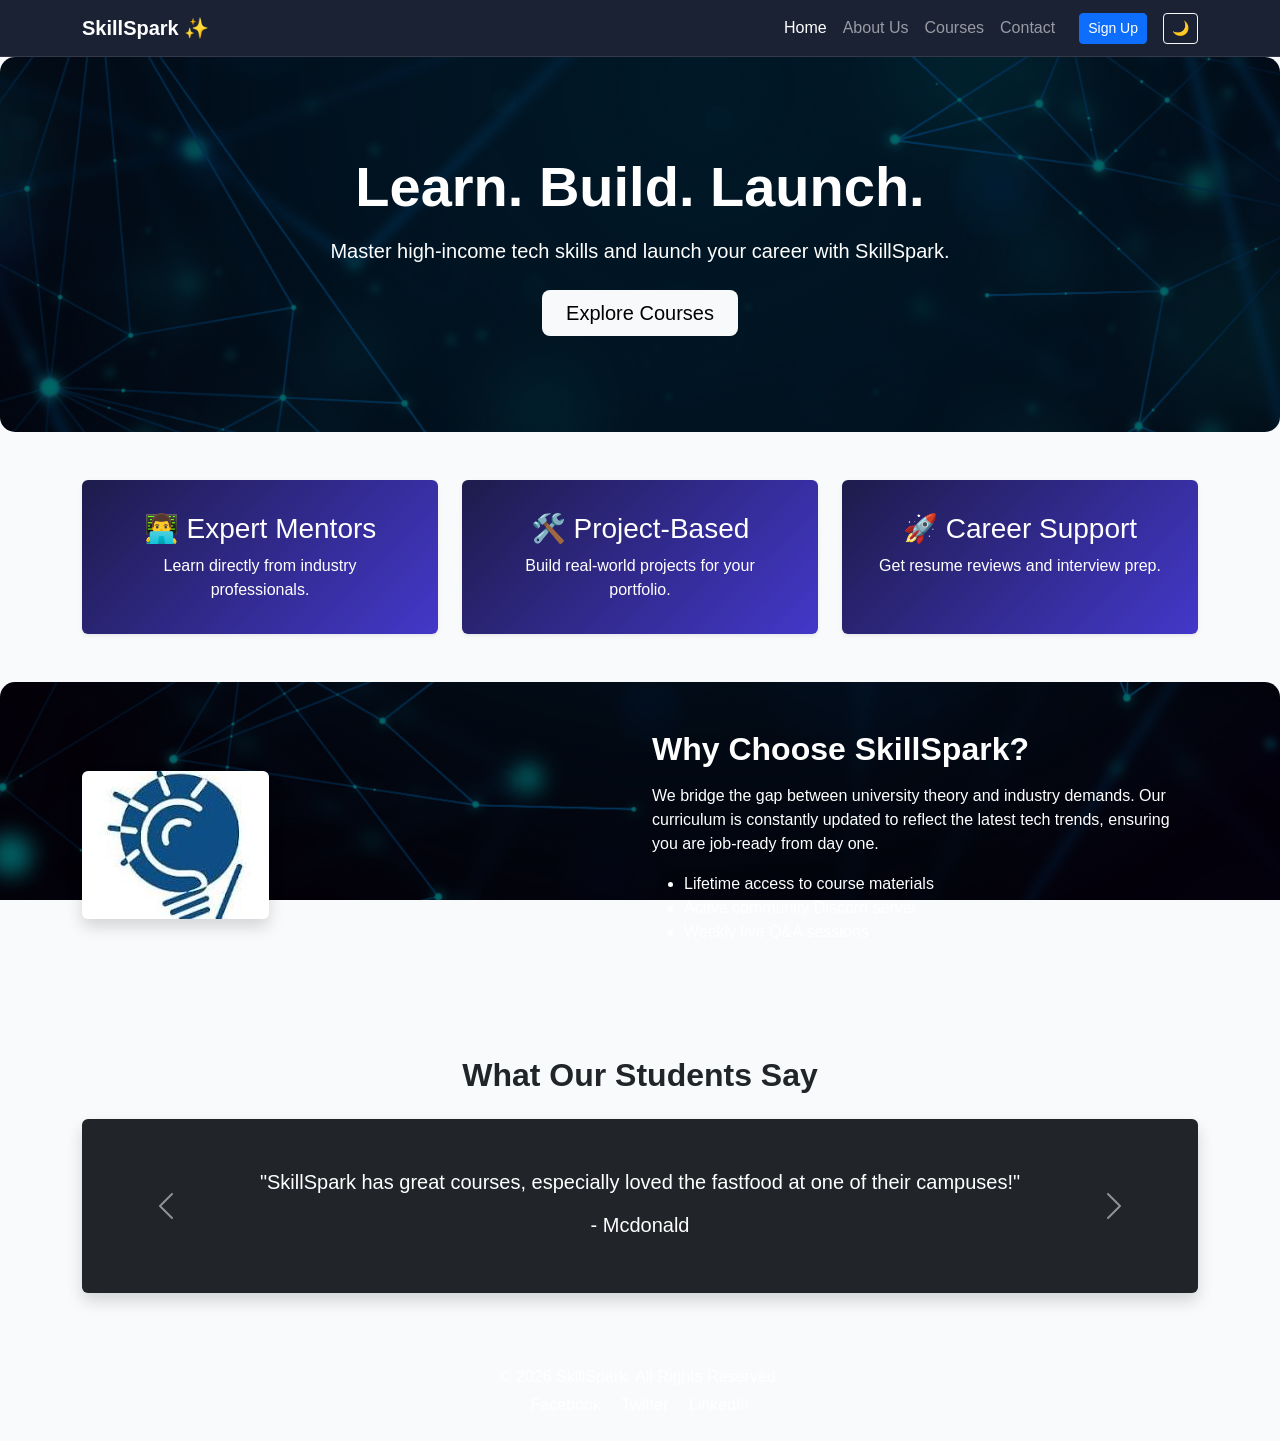
<file: index.html>
<!DOCTYPE html>
<html lang="en" data-bs-theme="light">
<head>
  <meta charset="UTF-8">
  <meta name="viewport" content="width=device-width, initial-scale=1.0">
  <title>SkillSpark - Learn. Build. Launch.</title>
  <link href="https://cdn.jsdelivr.net/npm/bootstrap@5.3.0/dist/css/bootstrap.min.css" rel="stylesheet">
  <link rel="stylesheet" href="css/style.css">
</head>
<body>

  <nav class="navbar navbar-expand-lg sticky-top navbar-dark">
    <div class="container">
      <a class="navbar-brand fw-bold" href="index.html">SkillSpark ✨</a>
      <button class="navbar-toggler" type="button" data-bs-toggle="collapse" data-bs-target="#navbarNav">
        <span class="navbar-toggler-icon"></span>
      </button>
      <div class="collapse navbar-collapse" id="navbarNav">
        <ul class="navbar-nav ms-auto align-items-center">

          <li class="nav-item"><a class="nav-link active" href="index.html">Home</a></li>
          <li class="nav-item"><a class="nav-link" href="about.html">About Us</a></li>
          <li class="nav-item"><a class="nav-link" href="courses.html">Courses</a></li>
          <li class="nav-item"><a class="nav-link" href="contact.html">Contact</a></li>
          <li class="nav-item ms-lg-3"><a class="btn btn-primary btn-sm" href="register.html">Sign Up</a></li>
          <li class="nav-item ms-lg-3 mt-2 mt-lg-0">
            <button id="darkModeToggle" class="btn btn-outline-light btn-sm">🌙</button>
          </li>

        </ul>
      </div>
    </div>
  </nav>

  <section class="text-center py-5 mission-section" >
    <div class="container py-5">
      <h1 class="display-4 fw-bold mb-3">Learn. Build. Launch.</h1>
      <p class="lead mb-4">Master high-income tech skills and launch your career with SkillSpark.</p>
      <a href="courses.html" class="btn btn-light btn-lg px-4 hover-card">Explore Courses</a>
    </div>
  </section>

  <section class="container py-5" >
    <div class="row g-4 text-center">
      <div class="col-md-4 col-sm-12" >
        <div class="card h-100 hover-card p-3 shadow-sm border-0 custom-card-grad">
          <div class="card-body" >
            <h3 class="card-title">👨‍💻 Expert Mentors</h3>
            <p class="card-text">Learn directly from industry professionals.</p>
          </div>
        </div>
      </div>
      <div class="col-md-4 col-sm-12">
        <div class="card h-100 hover-card p-3 shadow-sm border-0 custom-card-grad">
          <div class="card-body">
            <h3 class="card-title">🛠️ Project-Based</h3>
            <p class="card-text">Build real-world projects for your portfolio.</p>
          </div>
        </div>
      </div>
      <div class="col-md-4 col-sm-12">
        <div class="card h-100 hover-card p-3 shadow-sm border-0 custom-card-grad">
          <div class="card-body">
            <h3 class="card-title">🚀 Career Support</h3>
            <p class="card-text">Get resume reviews and interview prep.</p>
          </div>
        </div>
      </div>
    </div>
  </section>

  <section class="bg-light py-5 mission-section"  >
    <div class="container">
      <div class="row align-items-center">
        <div class="col-lg-6 mb-4 mb-lg-0">
          <img src="assets/images/logo.jpg" alt="Why Choose Us" class="img-fluid rounded shadow hover-card">
        </div>
        <div class="col-lg-6">
          <h2 class="fw-bold mb-3">Why Choose SkillSpark?</h2>
          <p>We bridge the gap between university theory and industry demands. Our curriculum is constantly updated to reflect the latest tech trends, ensuring you are job-ready from day one.</p>
          <ul>
            <li>Lifetime access to course materials</li>
            <li>Active community Discord server</li>
            <li>Weekly live Q&A sessions</li>
          </ul>
        </div>
      </div>
    </div>
  </section>

  <section class="container py-5">
    <h2 class="text-center fw-bold mb-4">What Our Students Say</h2>
    <div id="testimonialCarousel" class="carousel slide bg-dark text-white rounded p-5 text-center shadow" data-bs-ride="carousel">
      <div class="carousel-inner">
        <div class="carousel-item active">
          <p class="lead">"SkillSpark has great courses, especially loved the fastfood at one of their campuses!"</p>
          <h5>- Mcdonald</h5>
        </div>
        <div class="carousel-item">
          <p class="lead">"The AI curriculum is perfectly structured. Taught me how to get all my things done by AI"</p>
          <h5>- Ali </h5>
        </div>
        <div class="carousel-item">
          <p class="lead">"UI/UX design is taught beautifully here. Highly recommend!"</p>
          <h5>- Michael De Santa </h5>
        </div>
      </div>
      <button class="carousel-control-prev" type="button" data-bs-target="#testimonialCarousel" data-bs-slide="prev">
        <span class="carousel-control-prev-icon"></span>
      </button>
      <button class="carousel-control-next" type="button" data-bs-target="#testimonialCarousel" data-bs-slide="next">
        <span class="carousel-control-next-icon"></span>
      </button>
    </div>
  </section>

  <footer class="text-center py-4 mt-auto mission-section" >
    <div class="container">
      <p class="mb-1" style="color: white;">&copy; 2026 SkillSpark. All Rights Reserved.</p>
      <div>
        <a href="#" class="text-white me-3 text-decoration-none">Facebook</a>
        <a href="#" class="text-white me-3 text-decoration-none">Twitter</a>
        <a href="https://www.linkedin.com/in/sinan-muhammad-shoaib-a439b2226" class="text-white text-decoration-none">LinkedIn</a>
      </div>
    </div>
  </footer>

  <button id="scrollTopBtn" title="Go to top">↑</button>

  <script src="https://cdn.jsdelivr.net/npm/bootstrap@5.3.0/dist/js/bootstrap.bundle.min.js"></script>
  
  <script>
    // Dark Mode Toggle
    const toggleBtn = document.getElementById('darkModeToggle');
    toggleBtn.addEventListener('click', () => {
      const htmlElement = document.documentElement;
      if (htmlElement.getAttribute('data-bs-theme') === 'dark') {
        htmlElement.setAttribute('data-bs-theme', 'light');
        toggleBtn.textContent = '🌙';
      } else {
        htmlElement.setAttribute('data-bs-theme', 'dark');
        toggleBtn.textContent = '☀️';
      }
    });

    // Scroll to Top Button
    const scrollTopBtn = document.getElementById("scrollTopBtn");
    window.onscroll = function() {
      if (document.body.scrollTop > 20 || document.documentElement.scrollTop > 20) {
        scrollTopBtn.style.display = "block";
      } else {
        scrollTopBtn.style.display = "none";
      }
    };
    scrollTopBtn.addEventListener("click", function() {
      window.scrollTo({ top: 0, behavior: 'smooth' });
    });
  </script>
</body>
</html>
</file>
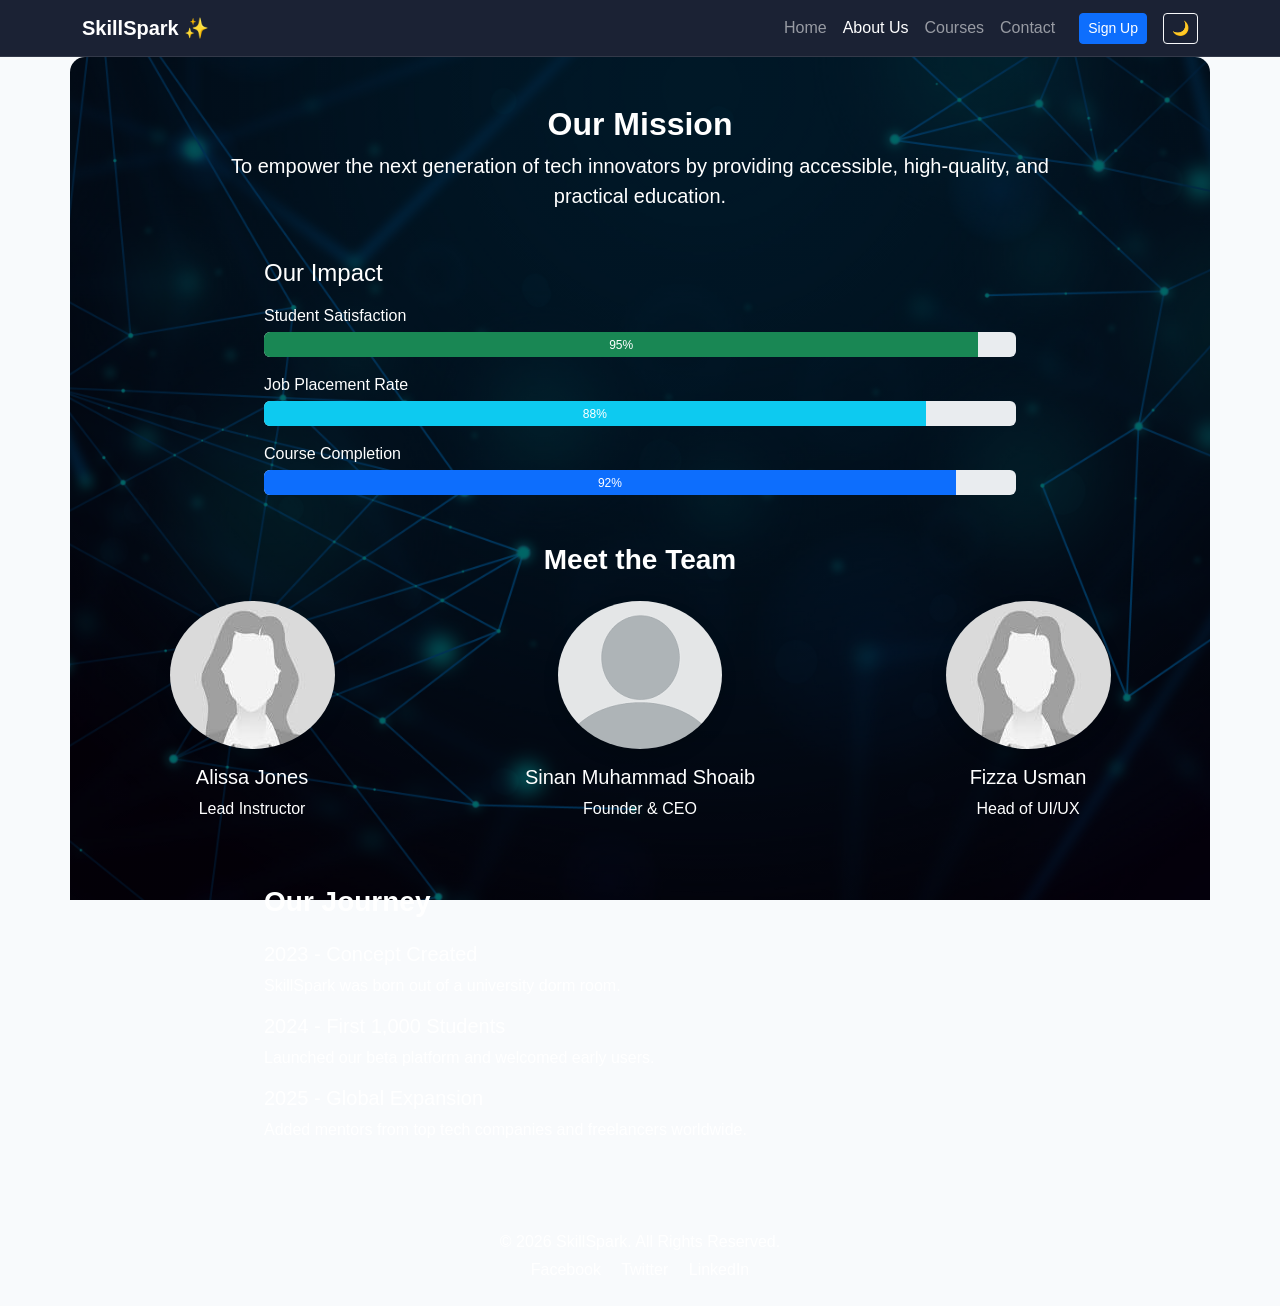
<file: about.html>
<head>
  <meta charset="UTF-8">
  <meta name="viewport" content="width=device-width, initial-scale=1.0">
  <title>About Page</title>
  <link href="https://cdn.jsdelivr.net/npm/bootstrap@5.3.0/dist/css/bootstrap.min.css" rel="stylesheet">
  <link rel="stylesheet" href="css/style.css">
</head>
<body>
    <nav class="navbar navbar-expand-lg navbar-dark bg-dark sticky-top">
        <div class="container">
            <a class="navbar-brand fw-bold" href="index.html">SkillSpark ✨</a>
            <button class="navbar-toggler" type="button" data-bs-toggle="collapse" data-bs-target="#navbarNav">
                <span class="navbar-toggler-icon"></span>
            </button>
            <div class="collapse navbar-collapse" id="navbarNav">

                <ul class="navbar-nav ms-auto align-items-center">
                    <li class="nav-item"><a class="nav-link" href="index.html">Home</a></li>
                    <li class="nav-item"><a class="nav-link active" href="about.html">About Us</a></li>
                    <li class="nav-item"><a class="nav-link" href="courses.html">Courses</a></li>
                    <li class="nav-item"><a class="nav-link" href="contact.html">Contact</a></li>
                    <li class="nav-item ms-lg-3"><a class="btn btn-primary btn-sm" href="register.html">Sign Up</a></li>
                    <li class="nav-item ms-lg-3 mt-2 mt-lg-0">
                        <button id="darkModeToggle" class="btn btn-outline-light btn-sm">🌙</button>
                    </li>
                </ul>

            </div>
        </div>
    </nav>
    <div class="container py-5 mission-section">
        <div class="text-center mb-5">
        <h2 class="fw-bold">Our Mission</h2>
        <p class="lead w-75 mx-auto">To empower the next generation of tech innovators by providing accessible, high-quality, and practical education.</p>
        </div>

        <div class="row mb-5">
        <div class="col-md-8 mx-auto">
            <h4 class="mb-3">Our Impact</h4>
            <p class="mb-1">Student Satisfaction</p>
            <div class="progress mb-3" style="height: 25px;">
            <div class="progress-bar bg-success" role="progressbar" style="width: 95%;" aria-valuenow="95" aria-valuemin="0" aria-valuemax="100">95%</div>
            </div>
            <p class="mb-1">Job Placement Rate</p>
            <div class="progress mb-3" style="height: 25px;">
            <div class="progress-bar bg-info" role="progressbar" style="width: 88%;" aria-valuenow="88" aria-valuemin="0" aria-valuemax="100">88%</div>
            </div>
            <p class="mb-1">Course Completion</p>
            <div class="progress" style="height: 25px;">
            <div class="progress-bar bg-primary" role="progressbar" style="width: 92%;" aria-valuenow="92" aria-valuemin="0" aria-valuemax="100">92%</div>
            </div>
        </div>
        </div>

        <h3 class="text-center fw-bold mb-4">Meet the Team</h3>
        <div class="row g-4 text-center mb-5">
        <div class="col-lg-4 col-md-6 col-sm-12">
            <img src="assets/images/female.jpg" class="rounded-circle mb-3 shadow hover-card" alt="CEO">
            <h5>Alissa Jones</h5>
            <p>Lead Instructor</p>
        </div>
        <div class="col-lg-4 col-md-6 col-sm-12">
            <img src="assets/images/male.png" class="rounded-circle mb-3 shadow hover-card" alt="CTO">
            <h5>Sinan Muhammad Shoaib</h5>
            <p>Founder & CEO</p>
        </div>
        <div class="col-lg-4 col-md-6 col-sm-12 mx-auto">
            <img src="assets/images/female.jpg" class="rounded-circle mb-3 shadow hover-card" alt="Design">
            <h5>Fizza Usman</h5>
            <p>Head of UI/UX</p>
        </div>
        </div>

        <div class="row">
        <div class="col-md-8 mx-auto">
            <h3 class="fw-bold mb-4">Our Journey</h3>
            <div >
            <div >
                <h5>2023 - Concept Created</h5>
                <p>SkillSpark was born out of a university dorm room.</p>
            </div>
            <div >
                <h5>2024 - First 1,000 Students</h5>
                <p>Launched our beta platform and welcomed early users.</p>
            </div>
            <div >
                <h5>2025 - Global Expansion</h5>
                <p>Added mentors from top tech companies and freelancers worldwide.</p>
            </div>
            </div>
        </div>
        </div>
    </div>

    <footer class="text-center py-4 mt-auto mission-section" >
    <div class="container">
      <p class="mb-1" style="color: white;">&copy; 2026 SkillSpark. All Rights Reserved.</p>
      <div>
        <a href="#" class="text-white me-3 text-decoration-none">Facebook</a>
        <a href="#" class="text-white me-3 text-decoration-none">Twitter</a>
        <a href="https://www.linkedin.com/in/sinan-muhammad-shoaib-a439b2226" class="text-white text-decoration-none">LinkedIn</a>
      </div>
    </div>
  </footer>

    <button id="scrollTopBtn" title="Go to top">↑</button>

  <script src="https://cdn.jsdelivr.net/npm/bootstrap@5.3.0/dist/js/bootstrap.bundle.min.js"></script>
  
  <script>
    // Dark Mode Toggle
    const toggleBtn = document.getElementById('darkModeToggle');
    toggleBtn.addEventListener('click', () => {
      const htmlElement = document.documentElement;
      if (htmlElement.getAttribute('data-bs-theme') === 'dark') {
        htmlElement.setAttribute('data-bs-theme', 'light');
        toggleBtn.textContent = '🌙';
      } else {
        htmlElement.setAttribute('data-bs-theme', 'dark');
        toggleBtn.textContent = '☀️';
      }
    });

    // Scroll to Top Button
    const scrollTopBtn = document.getElementById("scrollTopBtn");
    window.onscroll = function() {
      if (document.body.scrollTop > 20 || document.documentElement.scrollTop > 20) {
        scrollTopBtn.style.display = "block";
      } else {
        scrollTopBtn.style.display = "none";
      }
    };
    scrollTopBtn.addEventListener("click", function() {
      window.scrollTo({ top: 0, behavior: 'smooth' });
    });
  </script>

</body>
</file>
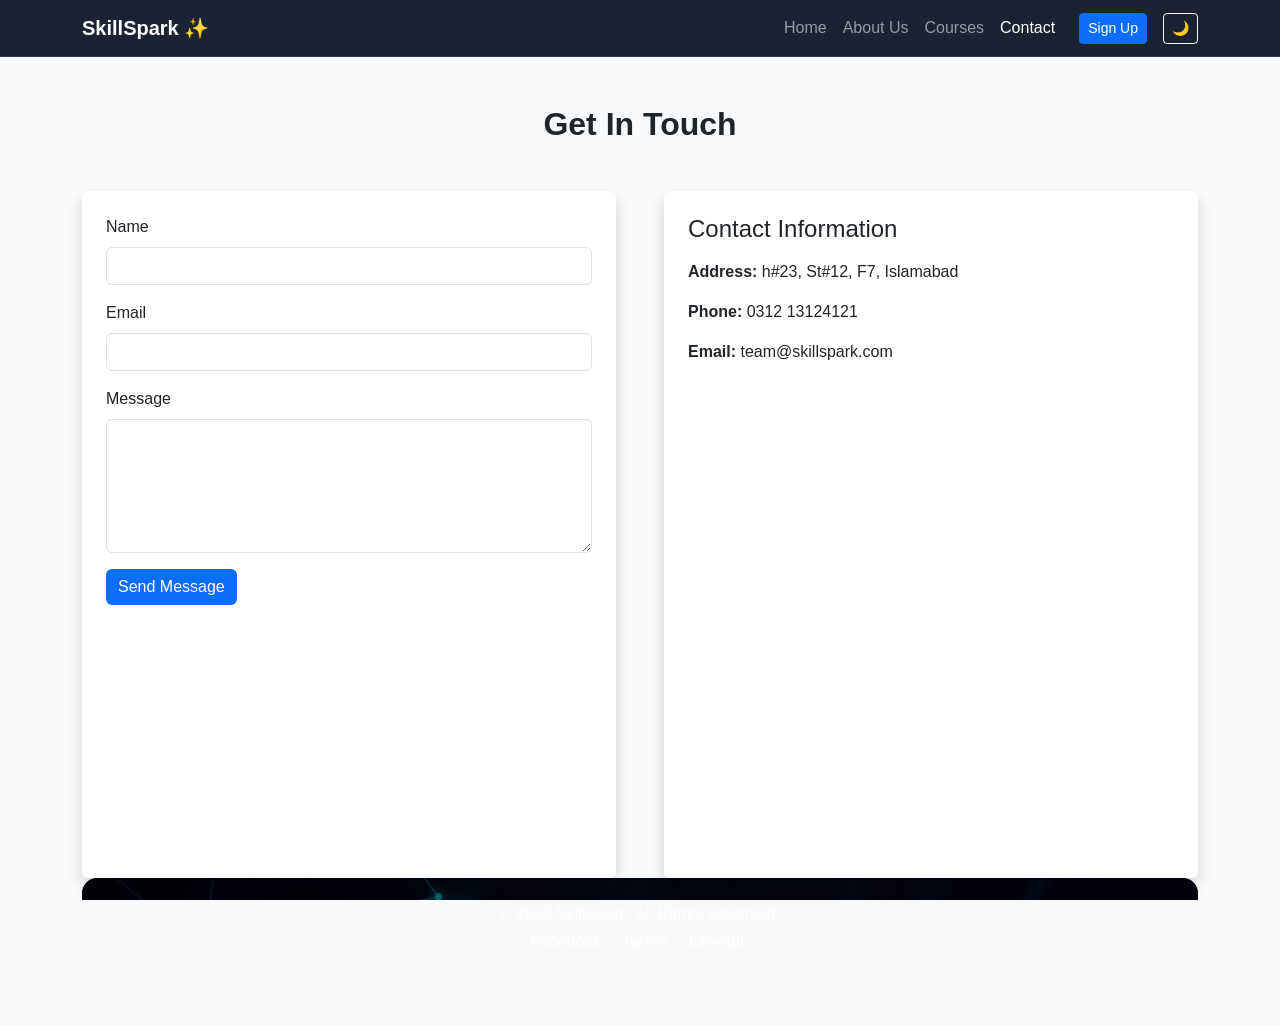
<file: contact.html>
<head>
  <meta charset="UTF-8">
  <meta name="viewport" content="width=device-width, initial-scale=1.0">
  <title>Contact Us</title>
  <link href="https://cdn.jsdelivr.net/npm/bootstrap@5.3.0/dist/css/bootstrap.min.css" rel="stylesheet">
  <link rel="stylesheet" href="css/style.css">
</head>

<body>
        <nav class="navbar navbar-expand-lg navbar-dark bg-dark sticky-top">
        <div class="container">
            <a class="navbar-brand fw-bold" href="index.html">SkillSpark ✨</a>
            <button class="navbar-toggler" type="button" data-bs-toggle="collapse" data-bs-target="#navbarNav">
                <span class="navbar-toggler-icon"></span>
            </button>
            <div class="collapse navbar-collapse" id="navbarNav">
                
                <ul class="navbar-nav ms-auto align-items-center">
                    <li class="nav-item"><a class="nav-link" href="index.html">Home</a></li>
                    <li class="nav-item"><a class="nav-link" href="about.html">About Us</a></li>
                    <li class="nav-item"><a class="nav-link" href="courses.html">Courses</a></li>
                    <li class="nav-item"><a class="nav-link active" href="contact.html">Contact</a></li>
                    <li class="nav-item ms-lg-3"><a class="btn btn-primary btn-sm" href="register.html">Sign Up</a></li>
                    <li class="nav-item ms-lg-3 mt-2 mt-lg-0">
                        <button id="darkModeToggle" class="btn btn-outline-light btn-sm">🌙</button>
                    </li>
                </ul>

            </div>
        </div>
    </nav>
    <div class="container py-5">
        <h2 class="text-center fw-bold mb-5">Get In Touch</h2>
        <div class="row g-5">
        <div class="col-lg-6 col-md-12">
            <div class="card shadow border-0 h-100 p-4">
            <div id="contactAlert" class="alert alert-success d-none" role="alert">Message Sent Successfully!</div>
            <form id="contactForm">
                <div class="mb-3">
                <label class="form-label">Name</label>
                <input type="text" class="form-control" required>
                </div>
                <div class="mb-3">
                <label class="form-label">Email</label>
                <input type="email" class="form-control" required>
                </div>
                <div class="mb-3">
                <label class="form-label">Message</label>
                <textarea class="form-control" rows="5" required></textarea>
                </div>
                <button type="submit" class="btn btn-primary hover-card">Send Message</button>
            </form>
            </div>
        </div>

        <div class="col-lg-6 col-md-12">
            <div class="card shadow border-0 h-100 p-4">
            <h4 class="mb-3">Contact Information</h4>
            <p><strong> Address:</strong> h#23, St#12, F7, Islamabad</p>
            <p><strong> Phone:</strong> 0312 13124121</p>
            <p><strong> Email:</strong> team@skillspark.com</p>
            
            <div class="mt-4">
                <iframe src="https://www.google.com/maps/embed?pb=!1m14!1m12!1m3!1d788.5716657447032!2d73.05352987516817!3d33.72233978144463!2m3!1f0!2f0!3f0!3m2!1i1024!2i768!4f13.1!5e1!3m2!1sen!2s!4v1772632274800!5m2!1sen!2s" width="600" height="450" style="border:0;" allowfullscreen="" loading="lazy" referrerpolicy="no-referrer-when-downgrade"></iframe>
            </div>
        </div>
        </div>
    </div>


    <footer class="text-center py-4 mt-auto mission-section" >
    <div class="container">
      <p class="mb-1" style="color: white;">&copy; 2026 SkillSpark. All Rights Reserved.</p>
      <div>
        <a href="#" class="text-white me-3 text-decoration-none">Facebook</a>
        <a href="#" class="text-white me-3 text-decoration-none">Twitter</a>
        <a href="https://www.linkedin.com/in/sinan-muhammad-shoaib-a439b2226" class="text-white text-decoration-none">LinkedIn</a>
      </div>
    </div>
  </footer>


    <script>
        document.getElementById('contactForm').addEventListener('submit', function (e) {
        e.preventDefault();
        document.getElementById('contactAlert').classList.remove('d-none');
        this.reset();
        });
    </script>

    <button id="scrollTopBtn" title="Go to top">↑</button>

  <script src="https://cdn.jsdelivr.net/npm/bootstrap@5.3.0/dist/js/bootstrap.bundle.min.js"></script>
  
  <script>
    // Dark Mode Toggle
    const toggleBtn = document.getElementById('darkModeToggle');
    toggleBtn.addEventListener('click', () => {
      const htmlElement = document.documentElement;
      if (htmlElement.getAttribute('data-bs-theme') === 'dark') {
        htmlElement.setAttribute('data-bs-theme', 'light');
        toggleBtn.textContent = '🌙';
      } else {
        htmlElement.setAttribute('data-bs-theme', 'dark');
        toggleBtn.textContent = '☀️';
      }
    });

    // Scroll to Top Button
    const scrollTopBtn = document.getElementById("scrollTopBtn");
    window.onscroll = function() {
      if (document.body.scrollTop > 20 || document.documentElement.scrollTop > 20) {
        scrollTopBtn.style.display = "block";
      } else {
        scrollTopBtn.style.display = "none";
      }
    };
    scrollTopBtn.addEventListener("click", function() {
      window.scrollTo({ top: 0, behavior: 'smooth' });
    });
  </script>
</body>
</file>
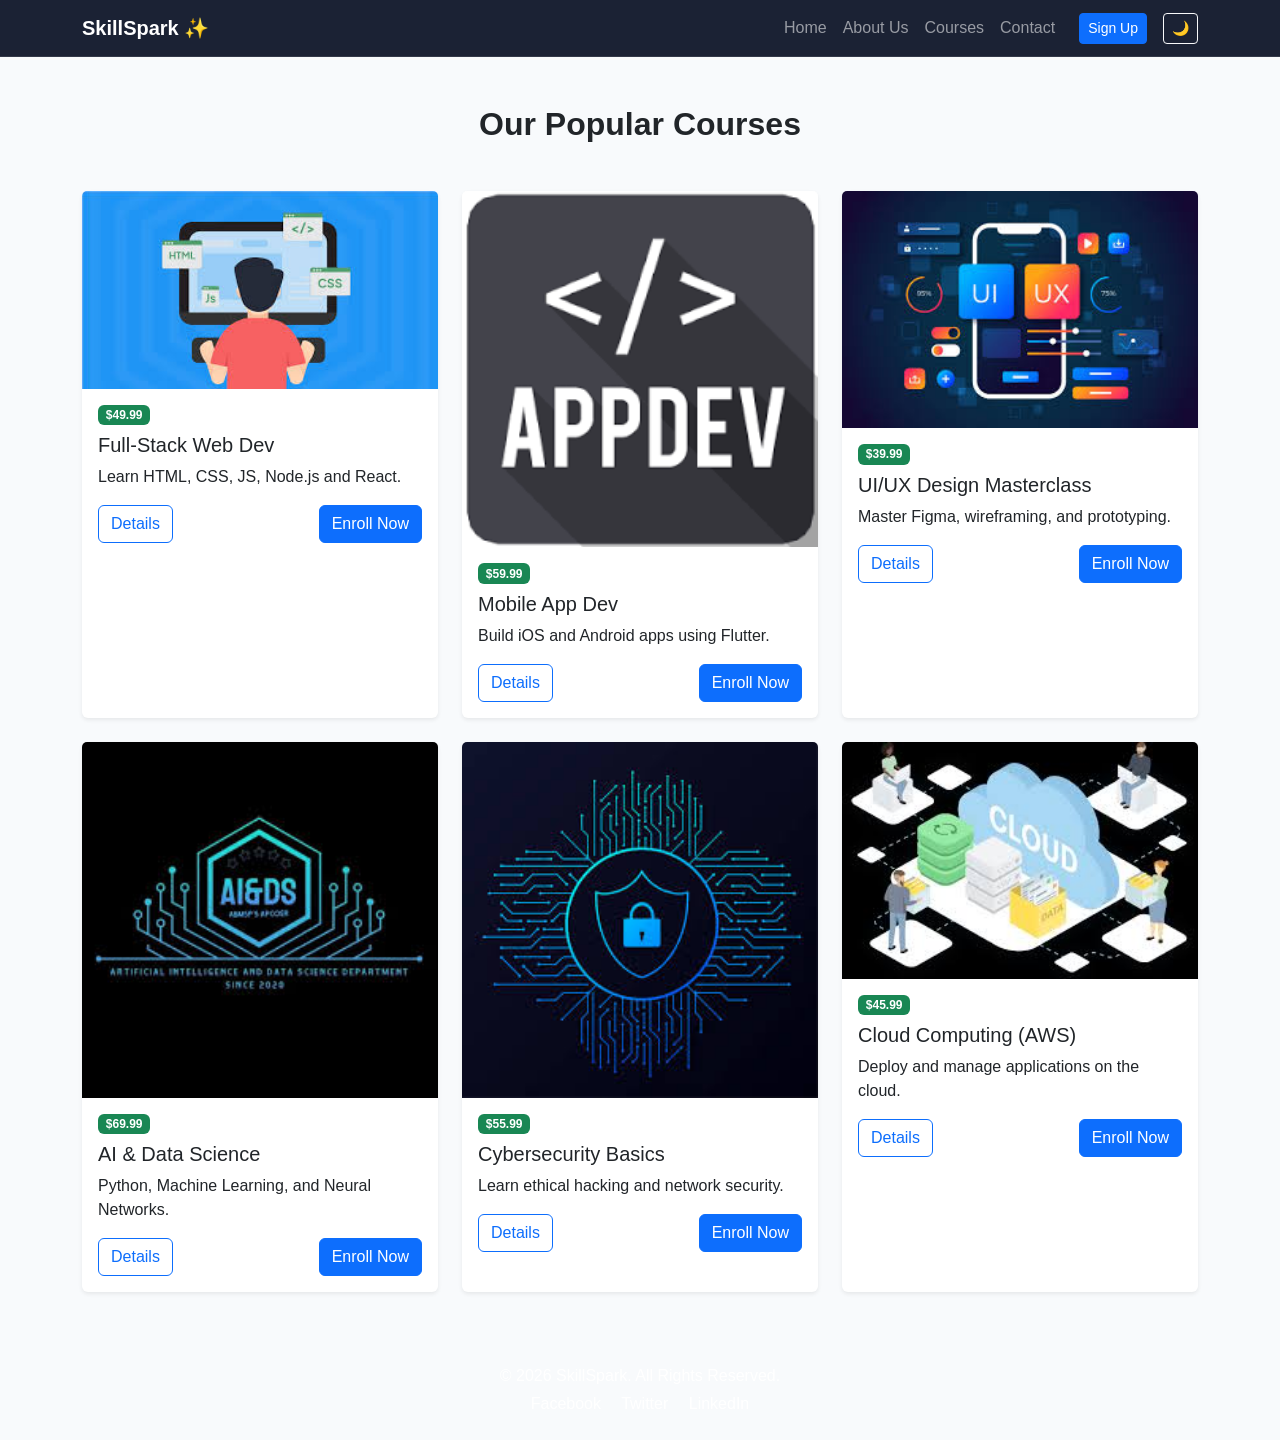
<file: courses.html>
<head>
  <meta charset="UTF-8">
  <meta name="viewport" content="width=device-width, initial-scale=1.0">
  <title>Courses</title>
  <link href="https://cdn.jsdelivr.net/npm/bootstrap@5.3.0/dist/css/bootstrap.min.css" rel="stylesheet">
  <link rel="stylesheet" href="css/style.css">
</head>
<body>

    <nav class="navbar navbar-expand-lg navbar-dark bg-dark sticky-top">
        <div class="container">
            <a class="navbar-brand fw-bold" href="index.html">SkillSpark ✨</a>
            <button class="navbar-toggler" type="button" data-bs-toggle="collapse" data-bs-target="#navbarNav">
                <span class="navbar-toggler-icon"></span>
            </button>
            <div class="collapse navbar-collapse" id="navbarNav">

                <ul class="navbar-nav ms-auto align-items-center">
                    <li class="nav-item"><a class="nav-link" href="index.html">Home</a></li>
                    <li class="nav-item"><a class="nav-link" href="about.html">About Us</a></li>
                    <li class="nav-item"><a class="nav-link" href="courses.html">Courses</a></li>
                    <li class="nav-item"><a class="nav-link" href="contact.html">Contact</a></li>
                    <li class="nav-item ms-lg-3"><a class="btn btn-primary btn-sm" href="register.html">Sign Up</a></li>
                    <li class="nav-item ms-lg-3 mt-2 mt-lg-0">
                        <button id="darkModeToggle" class="btn btn-outline-light btn-sm">🌙</button>
                    </li>
                </ul>

            </div>
        </div>
    </nav>

    <div class="container py-5">
        <h2 class="text-center fw-bold mb-5">Our Popular Courses</h2>
        
        <div class="row g-4">
        <div class="col-lg-4 col-md-6 col-sm-12">
            <div class="card h-100 shadow-sm hover-card">
            <img src="assets/images/WebDev.jpg" class="card-img-top" alt="Web Dev">
            <div class="card-body">
                <span class="badge bg-success mb-2">$49.99</span>
                <h5 class="card-title">Full-Stack Web Dev</h5>
                <p class="card-text">Learn HTML, CSS, JS, Node.js and React.</p>
                <button class="btn btn-outline-primary" data-bs-toggle="modal" data-bs-target="#courseModal">Details</button>
                <a href="register.html" class="btn btn-primary float-end">Enroll Now</a>
            </div>
            </div>
        </div>
        <div class="col-lg-4 col-md-6 col-sm-12">
            <div class="card h-100 shadow-sm hover-card">
            <img src="assets/images/AppDev.png" class="card-img-top" alt="App Dev">
            <div class="card-body">
                <span class="badge bg-success mb-2">$59.99</span>
                <h5 class="card-title">Mobile App Dev</h5>
                <p class="card-text">Build iOS and Android apps using Flutter.</p>
                <button class="btn btn-outline-primary" data-bs-toggle="modal" data-bs-target="#courseModal">Details</button>
                <a href="register.html" class="btn btn-primary float-end">Enroll Now</a>
            </div>
            </div>
        </div>
        <div class="col-lg-4 col-md-6 col-sm-12">
            <div class="card h-100 shadow-sm hover-card">
            <img src="assets/images/UXUI.jpg" class="card-img-top" alt="UI UX">
            <div class="card-body">
                <span class="badge bg-success mb-2">$39.99</span>
                <h5 class="card-title">UI/UX Design Masterclass</h5>
                <p class="card-text">Master Figma, wireframing, and prototyping.</p>
                <button class="btn btn-outline-primary" data-bs-toggle="modal" data-bs-target="#courseModal">Details</button>
                <a href="register.html" class="btn btn-primary float-end">Enroll Now</a>
            </div>
            </div>
        </div>
        <div class="col-lg-4 col-md-6 col-sm-12">
            <div class="card h-100 shadow-sm hover-card">
            <img src="assets/images/AI.jpg" class="card-img-top" alt="AI">
            <div class="card-body">
                <span class="badge bg-success mb-2">$69.99</span>
                <h5 class="card-title">AI & Data Science</h5>
                <p class="card-text">Python, Machine Learning, and Neural Networks.</p>
                <button class="btn btn-outline-primary" data-bs-toggle="modal" data-bs-target="#courseModal">Details</button>
                <a href="register.html" class="btn btn-primary float-end">Enroll Now</a>
            </div>
            </div>
        </div>
        <div class="col-lg-4 col-md-6 col-sm-12">
            <div class="card h-100 shadow-sm hover-card">
            <img src="assets/images/cybersecurity.jpg" class="card-img-top" alt="Cyber">
            <div class="card-body">
                <span class="badge bg-success mb-2">$55.99</span>
                <h5 class="card-title">Cybersecurity Basics</h5>
                <p class="card-text">Learn ethical hacking and network security.</p>
                <button class="btn btn-outline-primary" data-bs-toggle="modal" data-bs-target="#courseModal">Details</button>
                <a href="register.html" class="btn btn-primary float-end">Enroll Now</a>
            </div>
            </div>
        </div>
        <div class="col-lg-4 col-md-6 col-sm-12">
            <div class="card h-100 shadow-sm hover-card">
            <img src="assets/images/cloud.jpg" class="card-img-top" alt="Cloud">
            <div class="card-body">
                <span class="badge bg-success mb-2">$45.99</span>
                <h5 class="card-title">Cloud Computing (AWS)</h5>
                <p class="card-text">Deploy and manage applications on the cloud.</p>
                <button class="btn btn-outline-primary" data-bs-toggle="modal" data-bs-target="#courseModal">Details</button>
                <a href="register.html" class="btn btn-primary float-end">Enroll Now</a>
            </div>
            </div>
        </div>
        </div>
    </div>

    <div class="modal fade" id="courseModal" tabindex="-1" aria-labelledby="courseModalLabel" aria-hidden="true">
        <div class="modal-dialog">
        <div class="modal-content">
            <div class="modal-header">
            <h5 class="modal-title" id="courseModalLabel">Course Overview</h5>
            <button type="button" class="btn-close" data-bs-dismiss="modal" aria-label="Close"></button>
            </div>
            <div class="modal-body">
            <p>This comprehensive course includes 40+ hours of video lectures, hands-on assignments, and a final capstone project to add to your portfolio.</p>
            <ul>
                <li>Beginner to Advanced</li>
                <li>Certificate of Completion</li>
                <li>1-on-1 Mentorship</li>
            </ul>
            </div>
            <div class="modal-footer">
            <button type="button" class="btn btn-secondary" data-bs-dismiss="modal">Close</button>
            <a href="register.html" class="btn btn-primary">Proceed to Checkout</a>
            </div>
        </div>
        </div>
    </div>

    <footer class="text-center py-4 mt-auto mission-section" >
    <div class="container">
      <p class="mb-1" style="color: white;">&copy; 2026 SkillSpark. All Rights Reserved.</p>
      <div>
        <a href="#" class="text-white me-3 text-decoration-none">Facebook</a>
        <a href="#" class="text-white me-3 text-decoration-none">Twitter</a>
        <a href="https://www.linkedin.com/in/sinan-muhammad-shoaib-a439b2226" class="text-white text-decoration-none">LinkedIn</a>
      </div>
    </div>
  </footer>

    <button id="scrollTopBtn" title="Go to top">↑</button>

  <script src="https://cdn.jsdelivr.net/npm/bootstrap@5.3.0/dist/js/bootstrap.bundle.min.js"></script>
  
  <script>
    // Dark Mode Toggle
    const toggleBtn = document.getElementById('darkModeToggle');
    toggleBtn.addEventListener('click', () => {
      const htmlElement = document.documentElement;
      if (htmlElement.getAttribute('data-bs-theme') === 'dark') {
        htmlElement.setAttribute('data-bs-theme', 'light');
        toggleBtn.textContent = '🌙';
      } else {
        htmlElement.setAttribute('data-bs-theme', 'dark');
        toggleBtn.textContent = '☀️';
      }
    });

    // Scroll to Top Button
    const scrollTopBtn = document.getElementById("scrollTopBtn");
    window.onscroll = function() {
      if (document.body.scrollTop > 20 || document.documentElement.scrollTop > 20) {
        scrollTopBtn.style.display = "block";
      } else {
        scrollTopBtn.style.display = "none";
      }
    };
    scrollTopBtn.addEventListener("click", function() {
      window.scrollTo({ top: 0, behavior: 'smooth' });
    });
  </script>

</body>
</file>
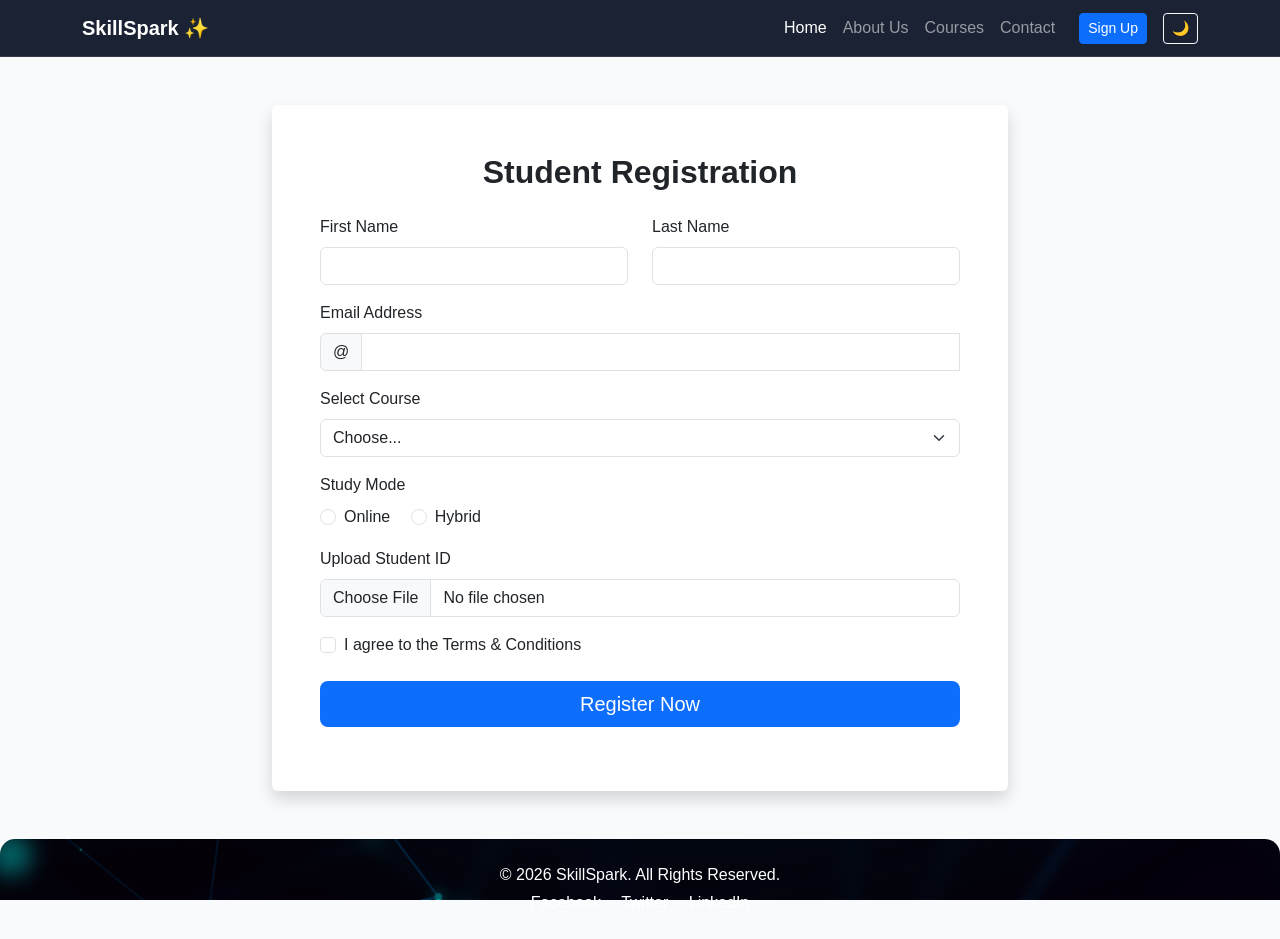
<file: register.html>
<head>
  <meta charset="UTF-8">
  <meta name="viewport" content="width=device-width, initial-scale=1.0">
  <title>register with us</title>
  <link href="https://cdn.jsdelivr.net/npm/bootstrap@5.3.0/dist/css/bootstrap.min.css" rel="stylesheet">
  <link rel="stylesheet" href="css/style.css">
</head>
<body>

    <nav class="navbar navbar-expand-lg navbar-dark bg-dark sticky-top">
        <div class="container">
            <a class="navbar-brand fw-bold" href="index.html">SkillSpark ✨</a>
            <button class="navbar-toggler" type="button" data-bs-toggle="collapse" data-bs-target="#navbarNav">
                <span class="navbar-toggler-icon"></span>
            </button>
            <div class="collapse navbar-collapse" id="navbarNav">

                <ul class="navbar-nav ms-auto align-items-center">
                    <li class="nav-item"><a class="nav-link active" href="index.html">Home</a></li>
                    <li class="nav-item"><a class="nav-link" href="about.html">About Us</a></li>
                    <li class="nav-item"><a class="nav-link" href="courses.html">Courses</a></li>
                    <li class="nav-item"><a class="nav-link" href="contact.html">Contact</a></li>
                    <li class="nav-item ms-lg-3"><a class="btn btn-primary btn-sm" href="register.html">Sign Up</a></li>
                    <li class="nav-item ms-lg-3 mt-2 mt-lg-0">
                        <button id="darkModeToggle" class="btn btn-outline-light btn-sm">🌙</button>
                    </li>
                </ul>

            </div>
        </div>
    </nav>
    
    <div class="container py-5">
        <div class="row justify-content-center">
        <div class="col-lg-8">
            <div class="card shadow border-0">
            <div class="card-body p-5">
                <h2 class="text-center fw-bold mb-4">Student Registration</h2>
                
                <div id="formAlert" class="alert alert-success d-none" role="alert">
                Registration Successful! Welcome to SkillSpark.
                </div>

                <form id="registerForm" class="needs-validation" novalidate>
                <div class="row mb-3">
                    <div class="col-md-6 col-sm-12 mb-3 mb-md-0">
                    <label for="firstName" class="form-label">First Name</label>
                    <input type="text" class="form-control" id="firstName" required>
                    <div class="invalid-feedback">Please enter your first name.</div>
                    </div>
                    <div class="col-md-6 col-sm-12">
                    <label for="lastName" class="form-label">Last Name</label>
                    <input type="text" class="form-control" id="lastName" required>
                    <div class="invalid-feedback">Please enter your last name.</div>
                    </div>
                </div>

                <div class="mb-3">
                    <label for="email" class="form-label">Email Address</label>
                    <div class="input-group">
                    <span class="input-group-text">@</span>
                    <input type="email" class="form-control" id="email" required>
                    <div class="invalid-feedback">Please enter a valid email.</div>
                    </div>
                </div>

                <div class="mb-3">
                    <label for="courseSelect" class="form-label">Select Course</label>
                    <select class="form-select" id="courseSelect" required>
                    <option value="" selected disabled>Choose...</option>
                    <option value="web">Web Development</option>
                    <option value="app">App Development</option>
                    <option value="uiux">UI/UX Design</option>
                    <option value="ai">AI & Data Science</option>
                    </select>
                    <div class="invalid-feedback">Please select a course.</div>
                </div>

                <div class="mb-3">
                    <label class="form-label d-block">Study Mode</label>
                    <div class="form-check form-check-inline">
                    <input class="form-check-input" type="radio" name="studyMode" id="online" value="online" required>
                    <label class="form-check-label" for="online">Online</label>
                    </div>
                    <div class="form-check form-check-inline">
                    <input class="form-check-input" type="radio" name="studyMode" id="hybrid" value="hybrid">
                    <label class="form-check-label" for="hybrid">Hybrid</label>
                    </div>
                </div>

                <div class="mb-3">
                    <label for="idUpload" class="form-label">Upload Student ID</label>
                    <input class="form-control" type="file" id="idUpload" required>
                    <div class="invalid-feedback">Please upload your ID.</div>
                </div>

                <div class="mb-4 form-check">
                    <input type="checkbox" class="form-check-input" id="terms" required>
                    <label class="form-check-label" for="terms">I agree to the Terms & Conditions</label>
                    <div class="invalid-feedback">You must agree before submitting.</div>
                </div>

                <button type="submit" class="btn btn-primary w-100 btn-lg hover-card">Register Now</button>
                </form>

            </div>
            </div>
        </div>
        </div>
    </div>

    <footer class="text-center py-4 mt-auto mission-section" >
    <div class="container">
      <p class="mb-1" style="color: white;">&copy; 2026 SkillSpark. All Rights Reserved.</p>
      <div>
        <a href="#" class="text-white me-3 text-decoration-none">Facebook</a>
        <a href="#" class="text-white me-3 text-decoration-none">Twitter</a>
        <a href="https://www.linkedin.com/in/sinan-muhammad-shoaib-a439b2226" class="text-white text-decoration-none">LinkedIn</a>
      </div>
    </div>
  </footer>


    <button id="scrollTopBtn" title="Go to top">↑</button>

    <script>
        document.getElementById('registerForm').addEventListener('submit', function (event) {
        event.preventDefault();
        if (!this.checkValidity()) {
            event.stopPropagation();
        } else {
            document.getElementById('formAlert').classList.remove('d-none');
            this.reset();
            this.classList.remove('was-validated');
            return;
        }
        this.classList.add('was-validated');
        }, false);
    </script>
      

    <script src="https://cdn.jsdelivr.net/npm/bootstrap@5.3.0/dist/js/bootstrap.bundle.min.js"></script>
  
  <script>
    // Dark Mode Toggle
    const toggleBtn = document.getElementById('darkModeToggle');
    toggleBtn.addEventListener('click', () => {
      const htmlElement = document.documentElement;
      if (htmlElement.getAttribute('data-bs-theme') === 'dark') {
        htmlElement.setAttribute('data-bs-theme', 'light');
        toggleBtn.textContent = '🌙';
      } else {
        htmlElement.setAttribute('data-bs-theme', 'dark');
        toggleBtn.textContent = '☀️';
      }
    });

    // Scroll to Top Button
    const scrollTopBtn = document.getElementById("scrollTopBtn");
    window.onscroll = function() {
      if (document.body.scrollTop > 20 || document.documentElement.scrollTop > 20) {
        scrollTopBtn.style.display = "block";
      } else {
        scrollTopBtn.style.display = "none";
      }
    };
    scrollTopBtn.addEventListener("click", function() {
      window.scrollTo({ top: 0, behavior: 'smooth' });
    });
  </script>
</body>
</file>
<file: css/style.css>
:root {
  --primary-color: #6366f1;   
  --secondary-color: #a855f7;  
  --dark-bg: #0f172a;          
  --light-bg: #f8fafc;         
  --card-grad: linear-gradient(135deg, #1e1b4b, #4338ca);
  --transition-speed: 0.3s ease;
}

body {
  font-family: 'Segoe UI', Tahoma, Geneva, Verdana, sans-serif;
  transition: background-color var(--transition-speed), color var(--transition-speed);
  background-color: var(--light-bg);
}


.navbar {
  background: rgba(15, 23, 42, 0.95) !important;
  backdrop-filter: blur(10px);
  border-bottom: 1px solid rgba(255, 255, 255, 0.1);
}

.gradient-bg {
  background: linear-gradient(135deg, var(--primary-color), var(--secondary-color)) !important;
  color: white !important;
}

.hover-card {
  transition: transform var(--transition-speed), box-shadow var(--transition-speed);
  border: none !important;
}

.hover-card:hover {
  transform: translateY(-8px);
  box-shadow: 0 12px 24px rgba(0,0,0,0.2) !important;
}

.custom-card-grad {
  background: var(--card-grad) !important;
  color: white !important;
}

#scrollTopBtn {
  display: none;
  position: fixed;
  bottom: 25px;
  right: 25px;
  z-index: 99;
  border: none;
  outline: none;
  background-color: var(--primary-color);
  color: white;
  cursor: pointer;
  padding: 12px 18px;
  border-radius: 50%;
  font-size: 20px;
  box-shadow: 0 4px 15px rgba(99, 102, 241, 0.4);
  transition: var(--transition-speed);
}

#scrollTopBtn:hover {
  background-color: var(--secondary-color);
  transform: scale(1.1);
}

[data-bs-theme='dark'] body {
  background-color: var(--dark-bg);
}

[data-bs-theme='dark'] .bg-light {
  background-color: #1e293b !important;
  color: #f8fafc !important;
}

[data-bs-theme='dark'] .card:not(.custom-card-grad) {
  background-color: #1e293b;
  color: white;
}

.mission-section {
    background-image: linear-gradient(rgba(0, 0, 0, 0.6), rgba(0, 0, 0, 0.6)), url('../assets/images/BackgroundImage.jpg');
    background-size: cover;
    background-position: center;
    background-attachment: fixed; 
    padding: 100px 0; 
    color: white !important; 
    border-radius: 15px; 
}
</file>
